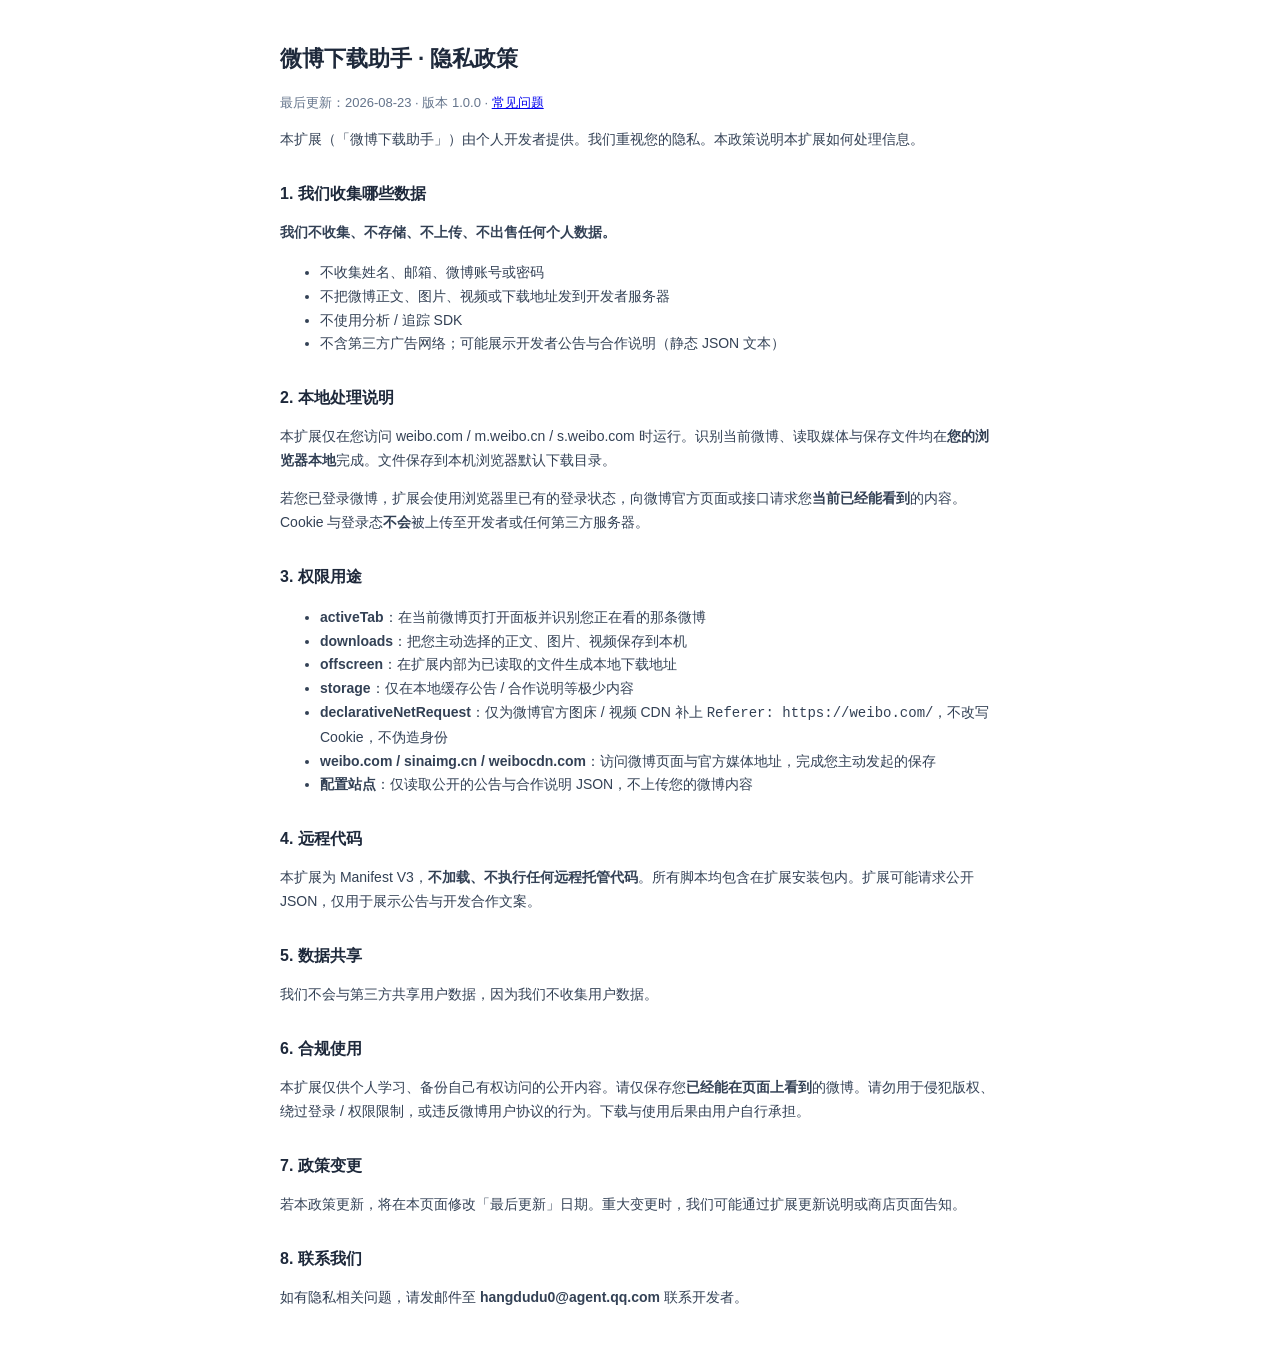
<file: docs/index.html>
<!DOCTYPE html>
<html lang="zh-CN">
<head>
  <meta charset="UTF-8">
  <meta name="viewport" content="width=device-width, initial-scale=1">
  <title>微博下载助手 - 隐私政策</title>
  <style>
    body { font-family: -apple-system, "Segoe UI", "PingFang SC", "Microsoft YaHei", sans-serif; max-width: 720px; margin: 40px auto; padding: 0 20px; line-height: 1.7; color: #1e293b; }
    h1 { font-size: 22px; }
    h2 { font-size: 16px; margin-top: 28px; }
    p, li { font-size: 14px; color: #334155; }
    .muted { color: #64748b; font-size: 13px; }
  </style>
</head>
<body>
  <h1>微博下载助手 · 隐私政策</h1>
  <p class="muted">最后更新：2026-08-23 · 版本 1.0.0 · <a href="faq.html">常见问题</a></p>

  <p>本扩展（「微博下载助手」）由个人开发者提供。我们重视您的隐私。本政策说明本扩展如何处理信息。</p>

  <h2>1. 我们收集哪些数据</h2>
  <p><strong>我们不收集、不存储、不上传、不出售任何个人数据。</strong></p>
  <ul>
    <li>不收集姓名、邮箱、微博账号或密码</li>
    <li>不把微博正文、图片、视频或下载地址发到开发者服务器</li>
    <li>不使用分析 / 追踪 SDK</li>
    <li>不含第三方广告网络；可能展示开发者公告与合作说明（静态 JSON 文本）</li>
  </ul>

  <h2>2. 本地处理说明</h2>
  <p>本扩展仅在您访问 weibo.com / m.weibo.cn / s.weibo.com 时运行。识别当前微博、读取媒体与保存文件均在<strong>您的浏览器本地</strong>完成。文件保存到本机浏览器默认下载目录。</p>
  <p>若您已登录微博，扩展会使用浏览器里已有的登录状态，向微博官方页面或接口请求您<strong>当前已经能看到</strong>的内容。Cookie 与登录态<strong>不会</strong>被上传至开发者或任何第三方服务器。</p>

  <h2>3. 权限用途</h2>
  <ul>
    <li><strong>activeTab</strong>：在当前微博页打开面板并识别您正在看的那条微博</li>
    <li><strong>downloads</strong>：把您主动选择的正文、图片、视频保存到本机</li>
    <li><strong>offscreen</strong>：在扩展内部为已读取的文件生成本地下载地址</li>
    <li><strong>storage</strong>：仅在本地缓存公告 / 合作说明等极少内容</li>
    <li><strong>declarativeNetRequest</strong>：仅为微博官方图床 / 视频 CDN 补上 <code>Referer: https://weibo.com/</code>，不改写 Cookie，不伪造身份</li>
    <li><strong>weibo.com / sinaimg.cn / weibocdn.com</strong>：访问微博页面与官方媒体地址，完成您主动发起的保存</li>
    <li><strong>配置站点</strong>：仅读取公开的公告与合作说明 JSON，不上传您的微博内容</li>
  </ul>

  <h2>4. 远程代码</h2>
  <p>本扩展为 Manifest V3，<strong>不加载、不执行任何远程托管代码</strong>。所有脚本均包含在扩展安装包内。扩展可能请求公开 JSON，仅用于展示公告与开发合作文案。</p>

  <h2>5. 数据共享</h2>
  <p>我们不会与第三方共享用户数据，因为我们不收集用户数据。</p>

  <h2>6. 合规使用</h2>
  <p>本扩展仅供个人学习、备份自己有权访问的公开内容。请仅保存您<strong>已经能在页面上看到</strong>的微博。请勿用于侵犯版权、绕过登录 / 权限限制，或违反微博用户协议的行为。下载与使用后果由用户自行承担。</p>

  <h2>7. 政策变更</h2>
  <p>若本政策更新，将在本页面修改「最后更新」日期。重大变更时，我们可能通过扩展更新说明或商店页面告知。</p>

  <h2>8. 联系我们</h2>
  <p>如有隐私相关问题，请发邮件至 <strong>hangdudu0@agent.qq.com</strong> 联系开发者。</p>
</body>
</html>
</file>
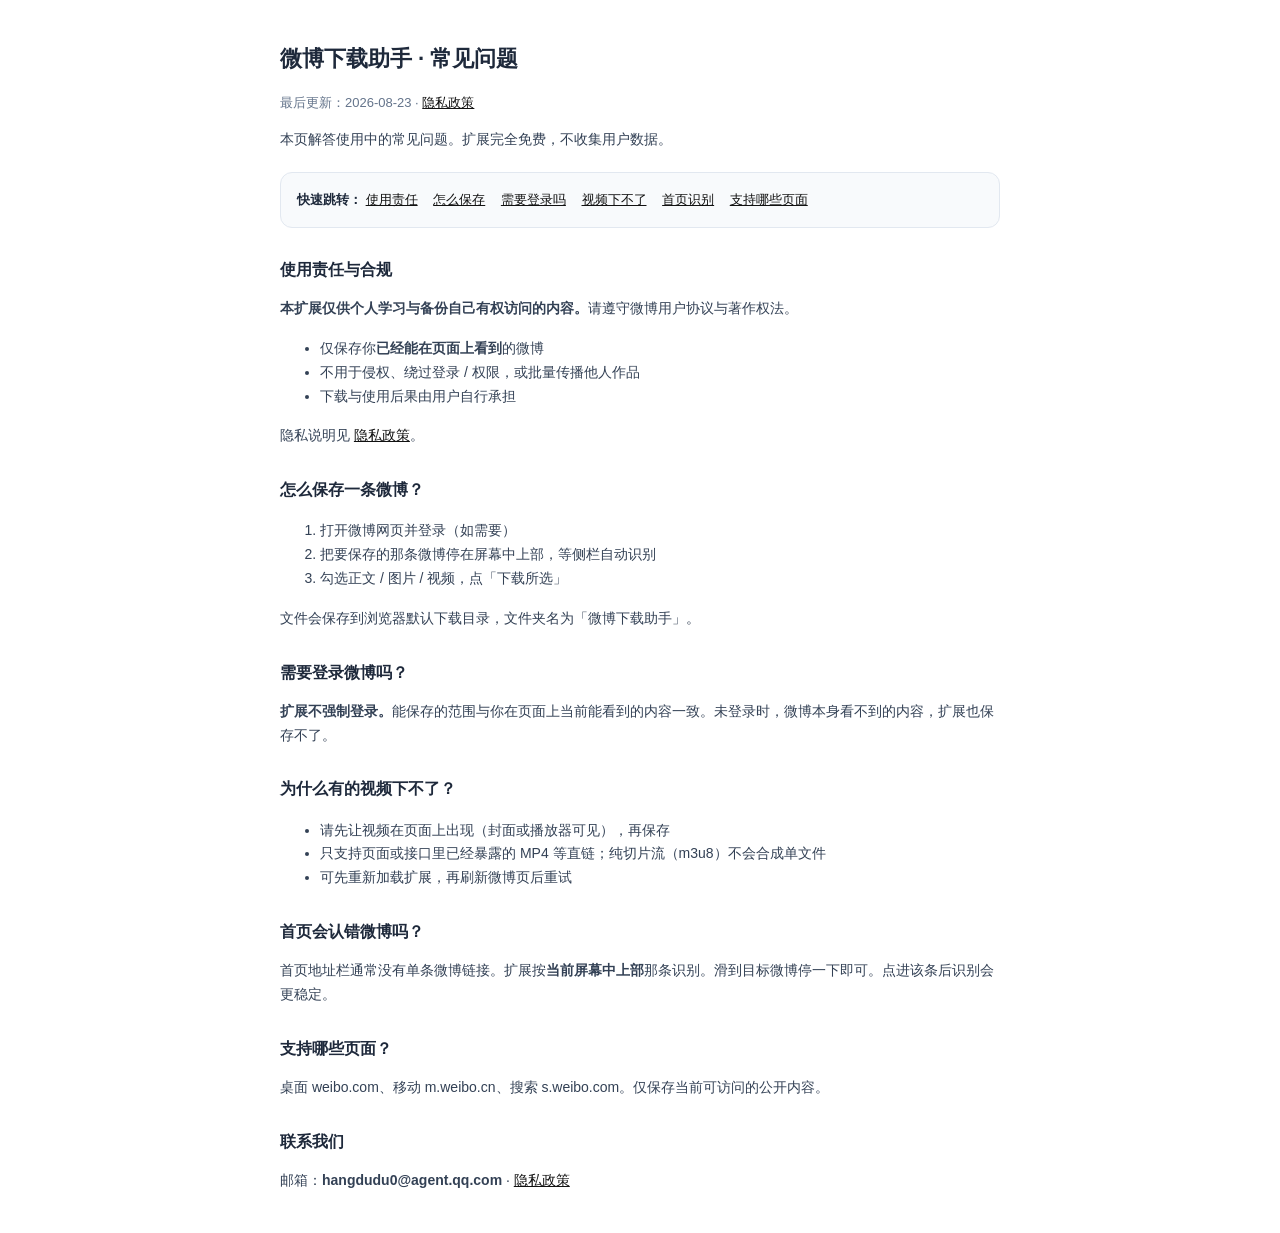
<file: docs/faq.html>
<!DOCTYPE html>
<html lang="zh-CN">
<head>
  <meta charset="UTF-8">
  <meta name="viewport" content="width=device-width, initial-scale=1">
  <title>微博下载助手 - 常见问题</title>
  <style>
    body { font-family: -apple-system, "Segoe UI", "PingFang SC", "Microsoft YaHei", sans-serif; max-width: 720px; margin: 40px auto; padding: 0 20px; line-height: 1.7; color: #1e293b; }
    h1 { font-size: 22px; }
    h2 { font-size: 16px; margin-top: 28px; scroll-margin-top: 16px; }
    p, li { font-size: 14px; color: #334155; }
    .muted { color: #64748b; font-size: 13px; }
    a { color: #111; }
    nav { background: #f8fafc; border: 1px solid #e2e8f0; border-radius: 12px; padding: 12px 16px; margin: 20px 0; font-size: 13px; }
    nav a { display: inline-block; margin: 4px 12px 4px 0; }
  </style>
</head>
<body>
  <h1>微博下载助手 · 常见问题</h1>
  <p class="muted">最后更新：2026-08-23 · <a href="index.html">隐私政策</a></p>

  <p>本页解答使用中的常见问题。扩展完全免费，不收集用户数据。</p>

  <nav>
    <strong>快速跳转：</strong>
    <a href="#responsibility">使用责任</a>
    <a href="#how">怎么保存</a>
    <a href="#login">需要登录吗</a>
    <a href="#video">视频下不了</a>
    <a href="#home">首页识别</a>
    <a href="#pages">支持哪些页面</a>
  </nav>

  <h2 id="responsibility">使用责任与合规</h2>
  <p><strong>本扩展仅供个人学习与备份自己有权访问的内容。</strong>请遵守微博用户协议与著作权法。</p>
  <ul>
    <li>仅保存你<strong>已经能在页面上看到</strong>的微博</li>
    <li>不用于侵权、绕过登录 / 权限，或批量传播他人作品</li>
    <li>下载与使用后果由用户自行承担</li>
  </ul>
  <p>隐私说明见 <a href="index.html">隐私政策</a>。</p>

  <h2 id="how">怎么保存一条微博？</h2>
  <ol>
    <li>打开微博网页并登录（如需要）</li>
    <li>把要保存的那条微博停在屏幕中上部，等侧栏自动识别</li>
    <li>勾选正文 / 图片 / 视频，点「下载所选」</li>
  </ol>
  <p>文件会保存到浏览器默认下载目录，文件夹名为「微博下载助手」。</p>

  <h2 id="login">需要登录微博吗？</h2>
  <p><strong>扩展不强制登录。</strong>能保存的范围与你在页面上当前能看到的内容一致。未登录时，微博本身看不到的内容，扩展也保存不了。</p>

  <h2 id="video">为什么有的视频下不了？</h2>
  <ul>
    <li>请先让视频在页面上出现（封面或播放器可见），再保存</li>
    <li>只支持页面或接口里已经暴露的 MP4 等直链；纯切片流（m3u8）不会合成单文件</li>
    <li>可先重新加载扩展，再刷新微博页后重试</li>
  </ul>

  <h2 id="home">首页会认错微博吗？</h2>
  <p>首页地址栏通常没有单条微博链接。扩展按<strong>当前屏幕中上部</strong>那条识别。滑到目标微博停一下即可。点进该条后识别会更稳定。</p>

  <h2 id="pages">支持哪些页面？</h2>
  <p>桌面 weibo.com、移动 m.weibo.cn、搜索 s.weibo.com。仅保存当前可访问的公开内容。</p>

  <h2>联系我们</h2>
  <p>邮箱：<strong>hangdudu0@agent.qq.com</strong> · <a href="index.html">隐私政策</a></p>
</body>
</html>
</file>
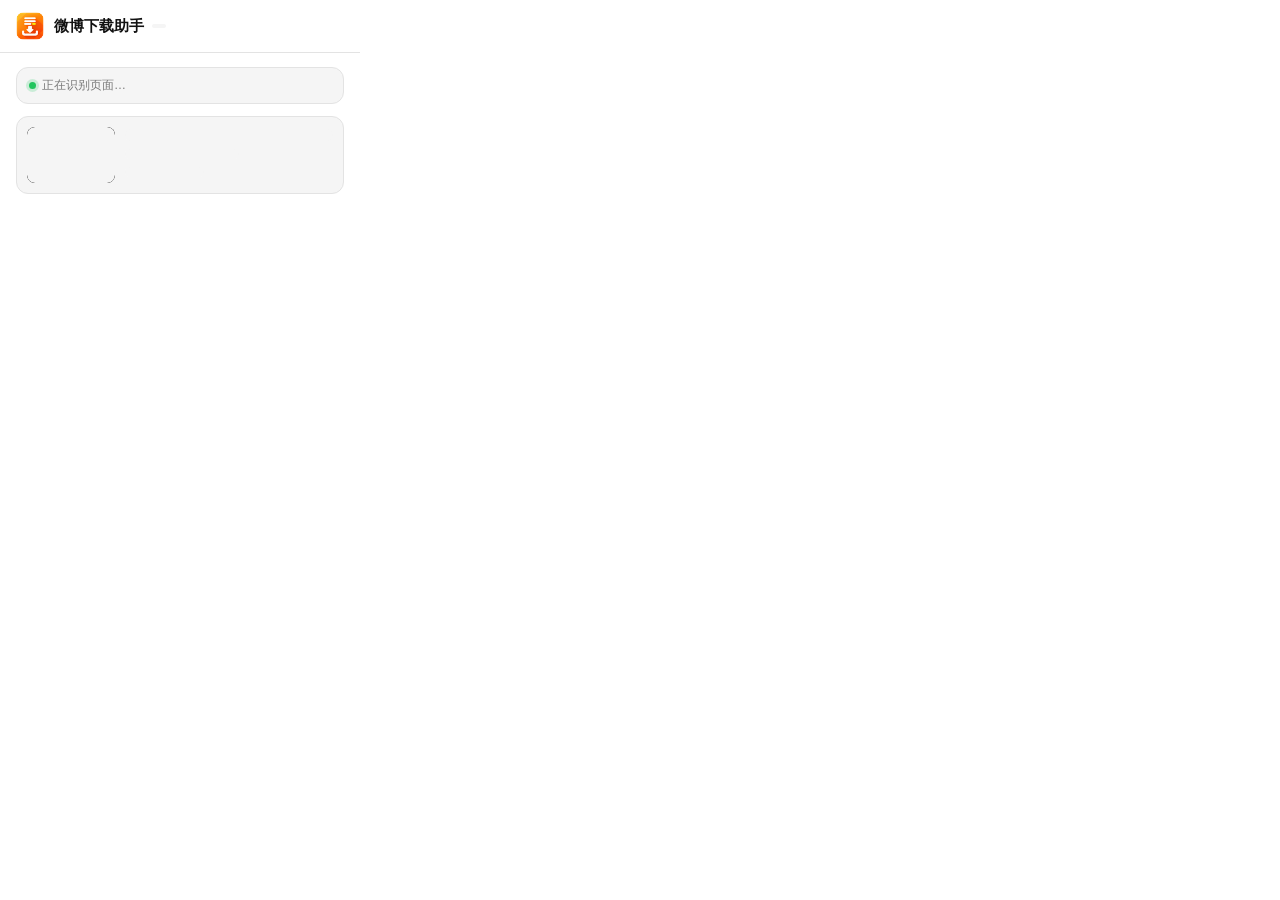
<file: popup/popup.html>
<!DOCTYPE html>
<html lang="zh-CN">
<head>
  <meta charset="UTF-8">
  <link rel="stylesheet" href="popup.css">
</head>
<body>
  <div class="popup">
    <header class="popup-header">
      <img src="../icons/icon48.png" width="28" height="28" alt="" class="popup-icon">
      <div class="popup-header-text">
        <h1>微博下载助手</h1>
        <span id="app-version" class="popup-version"></span>
      </div>
    </header>

    <main class="popup-body">
      <div id="state-loading">
        <div class="popup-detect loading">
          <span class="popup-dot pulse"></span>
          <span>正在识别页面…</span>
        </div>
        <div class="popup-video-card is-loading">
          <div class="popup-cover-wrap">
            <div class="popup-sk-cover popup-shimmer"></div>
          </div>
          <div class="popup-video-meta">
            <div class="popup-video-sk">
              <span class="popup-sk-line popup-shimmer"></span>
              <span class="popup-sk-line popup-shimmer short"></span>
              <span class="popup-sk-line popup-shimmer shorter"></span>
            </div>
          </div>
        </div>
      </div>

      <div id="state-video" class="hidden">
        <div class="popup-video-card">
          <div class="popup-cover-wrap">
            <img id="video-cover" class="popup-cover hidden" alt="">
            <div id="video-cover-ph" class="popup-cover-ph">
              <svg width="18" height="18" viewBox="0 0 24 24" fill="currentColor"><path d="M8 5v14l11-7z"/></svg>
            </div>
          </div>
          <div class="popup-video-meta">
            <div id="video-title" class="video-title"></div>
            <div id="video-author" class="video-author hidden"></div>
            <div id="video-sub" class="video-sub"></div>
          </div>
        </div>

        <ul class="popup-tips compact">
          <li>实际保存请点页面右下角图标打开的面板</li>
          <li>安装后请先 F5 刷新当前微博页</li>
          <li>会按当前地址栏的微博重新识别，不会沿用第一次打开的内容</li>
          <li>保存失败？<a href="https://snowflake-hangdudu.github.io/weibo-downloader/faq.html" target="_blank" rel="noopener">查看常见问题</a></li>
          <li>
            <a href="https://snowflake-hangdudu.github.io/weibo-downloader/faq.html" target="_blank" rel="noopener">常见问题</a>
            ·
            <a href="https://snowflake-hangdudu.github.io/weibo-downloader/" target="_blank" rel="noopener">隐私政策</a>
          </li>
        </ul>

        <button id="btn-open-panel" type="button" class="popup-btn">
          <svg width="16" height="16" viewBox="0 0 24 24" fill="none" stroke="currentColor" stroke-width="2.2" stroke-linecap="round"><path d="M15 3h6v6M9 21H3v-6M21 3l-7 7M3 21l7-7"/></svg>
          打开下载面板
        </button>
      </div>

      <div id="state-empty" class="hidden">
        <div class="popup-detect warn">
          <span class="popup-dot warn"></span>
          <span>未识别到微博内容页</span>
        </div>
        <div class="popup-empty-hero">
          <div class="popup-empty-icon" aria-hidden="true">
            <svg width="28" height="28" viewBox="0 0 24 24" fill="none" stroke="currentColor" stroke-width="1.8" stroke-linecap="round" stroke-linejoin="round">
              <rect x="3" y="5" width="18" height="14" rx="3"/>
              <path d="M8 9h8M8 13h5"/>
            </svg>
          </div>
          <p class="popup-empty-title">请先打开一条微博</p>
          <p class="popup-empty-lead">打开 weibo.com 或 m.weibo.cn 的微博详情后按 F5，再点右下角图标保存正文、图片或视频。</p>
          <p id="empty-current-site" class="popup-empty-site">当前页面：—</p>
        </div>
        <div class="popup-steps">
          <div class="popup-step">
            <span class="popup-step-num">1</span>
            <span class="popup-step-text">打开一条公开微博详情，确认能看到图文或视频后按 F5</span>
          </div>
          <div class="popup-step">
            <span class="popup-step-num">2</span>
            <span class="popup-step-text">点击页面右下角图标（不要只测工具栏弹窗）</span>
          </div>
          <div class="popup-step">
            <span class="popup-step-num">3</span>
            <span class="popup-step-text">勾选项目后点「下载所选」</span>
          </div>
        </div>
        <div class="popup-feature-tags">
          <span class="popup-feature-tag">正文</span>
          <span class="popup-feature-tag">图片</span>
          <span class="popup-feature-tag">视频</span>
        </div>
        <p class="popup-legal">
          <a href="https://snowflake-hangdudu.github.io/weibo-downloader/faq.html" target="_blank" rel="noopener">常见问题</a>
          ·
          <a href="https://snowflake-hangdudu.github.io/weibo-downloader/" target="_blank" rel="noopener">隐私政策</a>
        </p>
        <a id="btn-go-weibo" class="popup-btn" href="https://weibo.com/" target="_blank" rel="noopener">打开微博</a>
      </div>

      <div id="state-error" class="hidden">
        <div class="popup-detect error">
          <span class="popup-dot error"></span>
          <span id="error-text">加载失败</span>
        </div>
        <div class="popup-empty-hero compact">
          <p class="popup-empty-title">暂时无法读取微博信息</p>
          <p class="popup-error-hint">请在微博详情页按 F5 刷新后，再点击扩展图标。</p>
        </div>
        <button id="btn-retry" type="button" class="popup-btn popup-btn-outline">刷新并重试</button>
      </div>
    </main>
  </div>
  <script src="popup.js"></script>
</body>
</html>
</file>
<file: popup/popup.css>
* {
  margin: 0;
  padding: 0;
  box-sizing: border-box;
}

:root {
  /* 极简黑白灰（对齐 B 站扩展）；YouTube 红仅用于图标 */
  --wbd-primary: #000000;
  --wbd-primary-hover: #111111;
  --wbd-primary-soft: rgba(0, 0, 0, 0.06);
  --wbd-primary-contrast: #ffffff;
  --wbd-surface: #f5f5f5;
  --wbd-bg: #ffffff;
  --wbd-text: #111111;
  --wbd-text-muted: #7a7a7a;
  --wbd-border: #e3e3e3;
  --wbd-header-text: #111111;
  --wbd-success-bg: #f5f5f5;
  --wbd-success-text: #111111;
  --wbd-error-bg: #f5f5f5;
  --wbd-error-text: #111111;
  --wbd-radius: 6px;
}

@media (prefers-color-scheme: dark) {
  :root {
    --wbd-primary: #ffffff;
    --wbd-primary-hover: #e6e6e6;
    --wbd-primary-soft: rgba(255, 255, 255, 0.10);
    --wbd-primary-contrast: #000000;
    --wbd-surface: #1b1b1b;
    --wbd-bg: #101010;
    --wbd-text: #e6e6e6;
    --wbd-text-muted: #9a9a9a;
    --wbd-border: #2b2b2b;
    --wbd-header-text: #e6e6e6;
    --wbd-success-bg: #1b1b1b;
    --wbd-success-text: #e6e6e6;
    --wbd-error-bg: #1b1b1b;
    --wbd-error-text: #e6e6e6;
  }
}

body {
  width: 360px;
  font-family: 'Segoe UI Variable', 'Segoe UI', 'PingFang SC', 'Hiragino Sans GB', 'Microsoft YaHei', sans-serif;
  font-size: 14px;
  color: var(--wbd-text);
  background: var(--wbd-bg);
}

.hidden {
  display: none !important;
}

.popup-header {
  display: flex;
  align-items: center;
  gap: 10px;
  padding: 12px 16px;
  background: var(--wbd-bg);
  color: var(--wbd-header-text);
  border-bottom: 1px solid var(--wbd-border);
}

.popup-icon {
  flex-shrink: 0;
  border-radius: 8px;
}

.popup-header-text {
  display: flex;
  align-items: center;
  gap: 8px;
  min-width: 0;
}

.popup-header h1 {
  font-size: 15px;
  font-weight: 600;
  white-space: nowrap;
}

.popup-version {
  font-size: 10px;
  padding: 2px 7px;
  border-radius: var(--wbd-radius);
  background: var(--wbd-surface);
  color: var(--wbd-text-muted);
  flex-shrink: 0;
}

.popup-body {
  padding: 14px 16px 16px;
}

.popup-loading {
  padding: 28px 12px;
  text-align: center;
  font-size: 13px;
  color: var(--wbd-text-muted);
}

.popup-shimmer {
  background: var(--wbd-surface);
  background-size: 200% 100%;
  animation: popup-shimmer 1.2s ease-in-out infinite;
}

@keyframes popup-shimmer {
  0% { background-position: 100% 0; }
  100% { background-position: -100% 0; }
}

.popup-detect.loading {
  color: var(--wbd-text-muted);
}

.popup-dot.pulse {
  animation: popup-dot-pulse 1.2s ease-in-out infinite;
}

@keyframes popup-dot-pulse {
  0%, 100% { opacity: 1; transform: scale(1); }
  50% { opacity: 0.45; transform: scale(0.85); }
}

.popup-video-card.is-loading {
  pointer-events: none;
}

.popup-detect {
  display: flex;
  align-items: center;
  gap: 6px;
  flex-wrap: wrap;
  padding: 9px 12px;
  background: var(--wbd-surface);
  border: 1px solid var(--wbd-border);
  border-radius: 12px;
  font-size: 12px;
  margin-bottom: 12px;
}

.popup-detect.warn {
  background: var(--wbd-surface);
  border-color: var(--wbd-border);
}

.popup-detect.error {
  background: #f3e5e6;
  border-color: var(--wbd-border);
}

.popup-dot {
  width: 7px;
  height: 7px;
  border-radius: 50%;
  background: #22c55e;
  box-shadow: 0 0 0 3px rgba(34, 197, 94, 0.2);
  flex-shrink: 0;
}

.popup-dot.warn {
  background: #f59e0b;
  box-shadow: 0 0 0 3px rgba(245, 158, 11, 0.2);
}

.popup-dot.error {
  background: var(--wbd-primary);
  box-shadow: 0 0 0 3px rgba(0, 0, 0, 0.2);
}

.popup-tag {
  padding: 2px 8px;
  border-radius: var(--wbd-radius);
  background: var(--wbd-bg);
  color: var(--wbd-text-muted);
  font-size: 11px;
}

.popup-badge {
  margin-left: auto;
  padding: 2px 8px;
  border-radius: var(--wbd-radius);
  background: var(--wbd-primary-soft);
  color: var(--wbd-primary);
  font-size: 11px;
  font-weight: 600;
}

.popup-video-card {
  display: flex;
  gap: 10px;
  padding: 10px;
  background: var(--wbd-surface);
  border: 1px solid var(--wbd-border);
  border-radius: 12px;
  margin-bottom: 12px;
}

.popup-cover-wrap {
  position: relative;
  width: 88px;
  height: 56px;
  border-radius: 8px;
  overflow: hidden;
  flex-shrink: 0;
  background: var(--wbd-primary-hover);
}

.popup-sk-cover {
  position: absolute;
  inset: 0;
  border-radius: 8px;
}

.popup-video-sk {
  display: flex;
  flex-direction: column;
  gap: 8px;
  padding-top: 2px;
}

.popup-sk-line {
  display: block;
  height: 12px;
  border-radius: 6px;
}

.popup-sk-line.short {
  width: 55%;
  height: 10px;
}

.popup-sk-line.shorter {
  width: 38%;
  height: 10px;
}

.popup-q-tag.loading {
  color: transparent;
  border-color: transparent;
  cursor: default;
  min-width: 48px;
}

.popup-q-tag.loading.w1 { width: 52px; }
.popup-q-tag.loading.w2 { width: 52px; }
.popup-q-tag.loading.w3 { width: 44px; }

.popup-cover {
  width: 100%;
  height: 100%;
  object-fit: cover;
  display: block;
}

.popup-cover-ph {
  width: 100%;
  height: 100%;
  display: flex;
  align-items: center;
  justify-content: center;
  color: rgba(255, 255, 255, 0.5);
  background: var(--wbd-primary);
}

.popup-video-meta {
  flex: 1;
  min-width: 0;
}

.video-title {
  font-size: 13px;
  font-weight: 600;
  color: var(--wbd-text);
  line-height: 1.5;
  display: -webkit-box;
  -webkit-line-clamp: 3;
  -webkit-box-orient: vertical;
  overflow: hidden;
  word-break: break-word;
}

.video-author {
  margin-top: 5px;
  font-size: 12px;
  color: var(--wbd-primary);
  font-weight: 500;
  white-space: nowrap;
  overflow: hidden;
  text-overflow: ellipsis;
}

.video-author::before {
  content: '作者 · ';
  color: var(--wbd-text-muted);
  font-weight: 400;
}

.video-sub {
  margin-top: 4px;
  font-size: 11px;
  color: var(--wbd-text-muted);
}

.popup-pages {
  display: flex;
  flex-wrap: wrap;
  gap: 6px;
  margin-bottom: 12px;
}

.popup-page-tag {
  padding: 3px 9px;
  border-radius: var(--wbd-radius);
  background: var(--wbd-surface);
  border: 1px solid var(--wbd-border);
  font-size: 11px;
  color: var(--wbd-text-muted);
}

.popup-section {
  margin-bottom: 12px;
}

.popup-section-head {
  font-size: 12px;
  font-weight: 600;
  color: var(--wbd-text);
  margin-bottom: 8px;
}

.popup-quality-tags {
  display: flex;
  flex-wrap: wrap;
  gap: 6px;
}

.popup-q-tag {
  padding: 5px 11px;
  border-radius: var(--wbd-radius);
  background: var(--wbd-surface);
  border: 1px solid var(--wbd-border);
  font-size: 11px;
  color: var(--wbd-text-muted);
}

.popup-q-tag.best {
  border-color: var(--wbd-primary);
  background: var(--wbd-primary-soft);
  color: var(--wbd-primary);
  font-weight: 600;
}

.popup-meta-row {
  display: flex;
  align-items: center;
  justify-content: space-between;
  margin-bottom: 12px;
  font-size: 11px;
}

.popup-meta-tag {
  padding: 3px 10px;
  border-radius: 6px;
  background: var(--wbd-surface);
  border: 1px solid var(--wbd-border);
  color: var(--wbd-text);
  font-weight: 600;
}

.popup-meta-tip {
  color: var(--wbd-text-muted);
}

.popup-tips {
  list-style: none;
  margin-bottom: 14px;
  padding: 10px 12px;
  background: var(--wbd-surface);
  border: 1px solid var(--wbd-border);
  border-radius: 10px;
}

.popup-tips li {
  position: relative;
  padding-left: 14px;
  font-size: 11px;
  color: var(--wbd-text-muted);
  line-height: 1.7;
}

.popup-tips li::before {
  content: '·';
  position: absolute;
  left: 2px;
  color: var(--wbd-text-muted);
  font-weight: 700;
}

.popup-btn {
  width: 100%;
  padding: 11px 16px;
  border: none;
  border-radius: var(--wbd-radius);
  background: var(--wbd-primary);
  color: var(--wbd-primary-contrast);
  font-size: 13px;
  font-weight: 600;
  cursor: pointer;
  display: inline-flex;
  align-items: center;
  justify-content: center;
  gap: 7px;
  box-shadow: none;
  transition: opacity 0.2s;
}

.popup-btn:hover {
  opacity: 0.85;
}

.popup-btn:disabled {
  opacity: 0.55;
  cursor: not-allowed;
  transform: none;
  box-shadow: none;
}

.popup-tips.compact {
  margin-bottom: 12px;
}

.popup-tips.compact li {
  line-height: 1.6;
}

.popup-empty-hero {
  text-align: center;
  padding: 18px 14px 14px;
  background: var(--wbd-surface);
  border: 1px solid var(--wbd-border);
  border-radius: 14px;
  margin-bottom: 12px;
}

.popup-empty-hero.compact {
  padding: 14px;
}

.popup-empty-icon {
  width: 52px;
  height: 52px;
  margin: 0 auto 10px;
  border-radius: 14px;
  background: var(--wbd-surface);
  color: var(--wbd-primary);
  display: flex;
  align-items: center;
  justify-content: center;
}

.popup-empty-title {
  font-size: 15px;
  font-weight: 600;
  color: var(--wbd-text);
  margin-bottom: 6px;
}

.popup-empty-lead {
  font-size: 12px;
  line-height: 1.45;
  color: var(--wbd-text-muted);
  margin: 0 4px 8px;
}

.popup-empty-site {
  font-size: 11px;
  color: var(--wbd-text-muted);
  white-space: nowrap;
  overflow: hidden;
  text-overflow: ellipsis;
}

.popup-steps {
  display: flex;
  flex-direction: column;
  gap: 8px;
  margin-bottom: 12px;
}

.popup-step {
  display: flex;
  align-items: flex-start;
  gap: 10px;
  padding: 9px 11px;
  background: var(--wbd-surface);
  border: 1px solid var(--wbd-border);
  border-radius: 10px;
  font-size: 12px;
  color: #3d2a2d;
  line-height: 1.45;
}

.popup-step-num {
  flex-shrink: 0;
  width: 20px;
  height: 20px;
  border-radius: var(--wbd-radius);
  background: var(--wbd-primary);
  color: var(--wbd-primary-contrast);
  font-size: 11px;
  font-weight: 700;
  display: inline-flex;
  align-items: center;
  justify-content: center;
  margin-top: 1px;
}

.popup-step-text {
  flex: 1;
  min-width: 0;
}

.popup-feature-tags {
  display: flex;
  flex-wrap: wrap;
  gap: 6px;
  justify-content: center;
  margin-bottom: 14px;
}

.popup-feature-tag {
  padding: 4px 10px;
  border-radius: var(--wbd-radius);
  background: var(--wbd-surface);
  border: 1px solid var(--wbd-border);
  font-size: 10px;
  font-weight: 600;
  color: #4a3f4e;
}

.popup-btn-outline {
  background: var(--wbd-surface);
  color: var(--wbd-primary);
  border: 1px solid var(--wbd-border);
  box-shadow: none;
}

.popup-btn-outline:hover {
  background: var(--wbd-primary-soft);
  box-shadow: none;
}

.popup-empty-card {
  padding: 16px 14px;
  background: var(--wbd-surface);
  border: 1px solid var(--wbd-border);
  border-radius: 12px;
  margin-bottom: 12px;
}

.popup-empty-desc {
  font-size: 12px;
  color: var(--wbd-text-muted);
  margin-bottom: 6px;
}

.popup-empty-list {
  list-style: none;
  font-size: 11px;
  color: #4a3f4e;
  font-family: Consolas, 'Courier New', monospace;
  line-height: 1.7;
}

.popup-error-hint {
  font-size: 12px;
  color: var(--wbd-text-muted);
  line-height: 1.6;
  margin: 0;
}

.popup-login-hint {
  margin: 0 0 10px;
  padding: 8px 10px;
  border-radius: 10px;
  background: var(--wbd-surface);
  border: 1px solid var(--wbd-border);
  font-size: 11px;
  line-height: 1.45;
  color: var(--wbd-text-muted);
}

.popup-login-hint.hidden {
  display: none;
}

.popup-tips a {
  color: var(--wbd-primary);
  text-decoration: underline;
}

.popup-legal {
  margin: 10px 0 0;
  text-align: center;
  font-size: 11px;
  color: var(--wbd-text-muted);
}

.popup-legal a {
  color: var(--wbd-primary);
  text-decoration: underline;
}

.popup-footer-actions {
  display: flex;
  align-items: center;
  justify-content: center;
  gap: 8px;
  flex-wrap: wrap;
}

.popup-faq {
  display: inline-flex;
  padding: 5px 12px;
  border-radius: var(--wbd-radius);
  background: var(--wbd-primary-soft);
  border: 1px solid var(--wbd-border);
  color: #4a3f4e;
  font-size: 11px;
  font-weight: 600;
  text-decoration: none;
}

.popup-faq:hover {
  background: #e0dce8;
}

.popup-footer {
  padding: 10px 16px 12px;
  text-align: center;
  font-size: 10px;
  color: var(--wbd-text-muted);
  border-top: 1px solid var(--wbd-border);
  background: var(--wbd-surface);
}

.popup-footer-line {
  display: flex;
  align-items: center;
  justify-content: center;
  gap: 5px;
  margin-bottom: 4px;
  font-size: 11px;
  font-weight: 600;
  color: var(--wbd-text);
}

.popup-footer-sub {
  text-align: center;
  font-size: 10px;
  line-height: 1.4;
  color: var(--wbd-text-muted);
  margin-bottom: 8px;
}

.popup-footer-line svg {
  opacity: 0.75;
}

.popup-feedback {
  display: inline-flex;
  align-items: center;
  justify-content: center;
  padding: 5px 12px;
  border-radius: var(--wbd-radius);
  background: var(--wbd-primary-soft);
  border: 1px solid var(--wbd-border);
  color: var(--wbd-primary);
  font-size: 11px;
  font-weight: 600;
  text-decoration: none;
  transition: background 0.15s, border-color 0.15s;
}

.popup-feedback:hover {
  background: var(--wbd-primary-soft);
  border-color: #a8787c;
}

.popup-feedback.copied {
  background: #ecfdf5;
  border-color: #a7f3d0;
  color: #059669;
}
</file>
